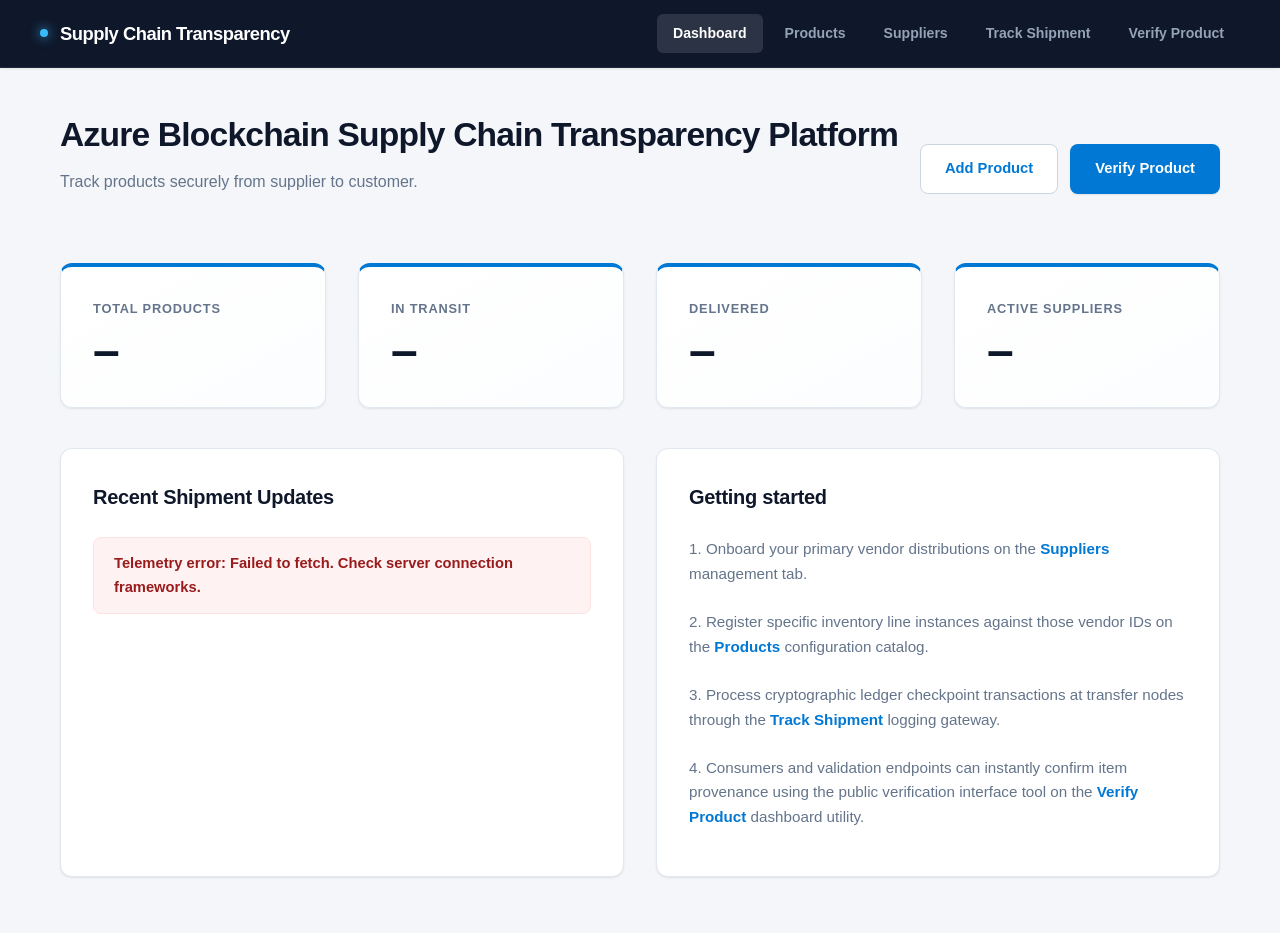
<file: frontend/index.html>
<!DOCTYPE html>
<html lang="en">
<head>
  <meta charset="UTF-8">
  <meta name="viewport" content="width=device-width, initial-scale=1.0">
  <title>Dashboard | Supply Chain Transparency Platform</title>
  <link rel="stylesheet" href="css/style.css">
</head>
<body>

  <!-- Top Navigation Header Bar -->
  <header class="topnav">
    <div class="brand"><span class="dot"></span> Supply Chain Transparency</div>
    <nav>
      <a href="index.html" class="active">Dashboard</a>
      <a href="products.html">Products</a>
      <a href="suppliers.html">Suppliers</a>
      <a href="track.html">Track Shipment</a>
      <a href="verify.html">Verify Product</a>
    </nav>
  </header>

  <!-- Main Content Layout Framework -->
  <main class="page">
    
    <!-- Title Block Combined with Right-Aligned Platform Actions -->
    <div class="dashboard-header-flex">
      <div class="page-header">
        <h1>Azure Blockchain Supply Chain Transparency Platform</h1>
        <p>Track products securely from supplier to customer.</p>
      </div>
      <div class="dashboard-action-buttons">
        <a href="products.html" class="btn btn-secondary-outline">Add Product</a>
        <a href="verify.html" class="btn">Verify Product</a>
      </div>
    </div>

    <!-- 4-Column Balanced Stats Row Layout -->
    <div class="grid grid-4" style="margin-bottom: 24px;">
      <div class="card stat-card">
        <div class="value" id="statProducts">–</div>
        <div class="label">Total Products</div>
      </div>
      <div class="card stat-card">
        <div class="value" id="statTransit">–</div>
        <div class="label">In Transit</div>
      </div>
      <div class="card stat-card">
        <div class="value" id="statDelivered">–</div>
        <div class="label">Delivered</div>
      </div>
      <div class="card stat-card">
        <div class="value" id="statSuppliers">–</div>
        <div class="label">Active Suppliers</div>
      </div>
    </div>

    <!-- Lower Panels Split View -->
    <div class="grid grid-2">
      <div class="card">
        <h2>Recent Shipment Updates</h2>
        <div id="recentProducts">
          <p class="empty-state">Loading ledger telemetry updates...</p>
        </div>
      </div>
      
      <div class="card">
        <h2>Getting started</h2>
        <p style="color: var(--text-muted); font-size: 0.95rem; margin-top: 0; line-height: 1.6;">
          1. Onboard your primary vendor distributions on the <a href="suppliers.html">Suppliers</a> management tab.<br><br>
          2. Register specific inventory line instances against those vendor IDs on the <a href="products.html">Products</a> configuration catalog.<br><br>
          3. Process cryptographic ledger checkpoint transactions at transfer nodes through the <a href="track.html">Track Shipment</a> logging gateway.<br><br>
          4. Consumers and validation endpoints can instantly confirm item provenance using the public verification interface tool on the <a href="verify.html">Verify Product</a> dashboard utility.
        </p>
      </div>
    </div>
  </main>

  <!-- Core JavaScript Framework Drivers -->
  <script src="js/config.js"></script>
  <script src="js/api.js"></script>
  <script>
    function statusBadgeClass(status) {
      const s = (status || "").toLowerCase();
      if (s === "delivered") return "badge-success";
      if (s === "in transit") return "badge-info";
      return "badge-secondary";
    }

    async function loadDashboard() {
      const recentEl = document.getElementById("recentProducts");
      try {
        // Poll API routers concurrently
        const [productsRes, suppliersRes] = await Promise.all([
          api.get("/products"),
          api.get("/getSuppliers")
        ]);

        const products = productsRes.products || [];
        const suppliers = Array.isArray(suppliersRes) ? suppliersRes : [];
        
        // Split totals using status properties safely
        const delivered = products.filter(p => (p.Status || "").toLowerCase() === "delivered");
        const inTransit = products.filter(p => (p.Status || "").toLowerCase() === "in transit");

        // Set layout display node text content numbers
        document.getElementById("statProducts").textContent = products.length;
        document.getElementById("statTransit").textContent = inTransit.length;
        document.getElementById("statDelivered").textContent = delivered.length;
        document.getElementById("statSuppliers").textContent = suppliers.length;

        if (products.length === 0) {
          recentEl.innerHTML = `<p class="empty-state">No tracking units registered. Create products to display logs.</p>`;
          return;
        }

        // Build data presentation row matrices checking for explicit fallback handles
        const rows = products.slice(0, 5).map(p => `
          <tr>
            <td class="mono">${p.ProductId || "—"}</td>
            <td style="font-weight: 600;">${p.ProductName || p.Name || "Unnamed Product"}</td>
            <td><span class="badge ${statusBadgeClass(p.Status)}">${p.Status || "Registered"}</span></td>
          </tr>
        `).join("");

        recentEl.innerHTML = `
          <table>
            <thead>
              <tr>
                <th>Product ID</th>
                <th>Product Name</th>
                <th>Status</th>
              </tr>
            </thead>
            <tbody>${rows}</tbody>
          </table>
        `;
      } catch (err) {
        console.error(err);
        recentEl.innerHTML = `<div class="notice notice-error">Telemetry error: ${err.message || '404'}. Check server connection frameworks.</div>`;
        document.getElementById("statProducts").textContent = "–";
        document.getElementById("statTransit").textContent = "–";
        document.getElementById("statDelivered").textContent = "–";
        document.getElementById("statSuppliers").textContent = "–";
      }
    }

    loadDashboard();
  </script>
</body>
</html>
</file>
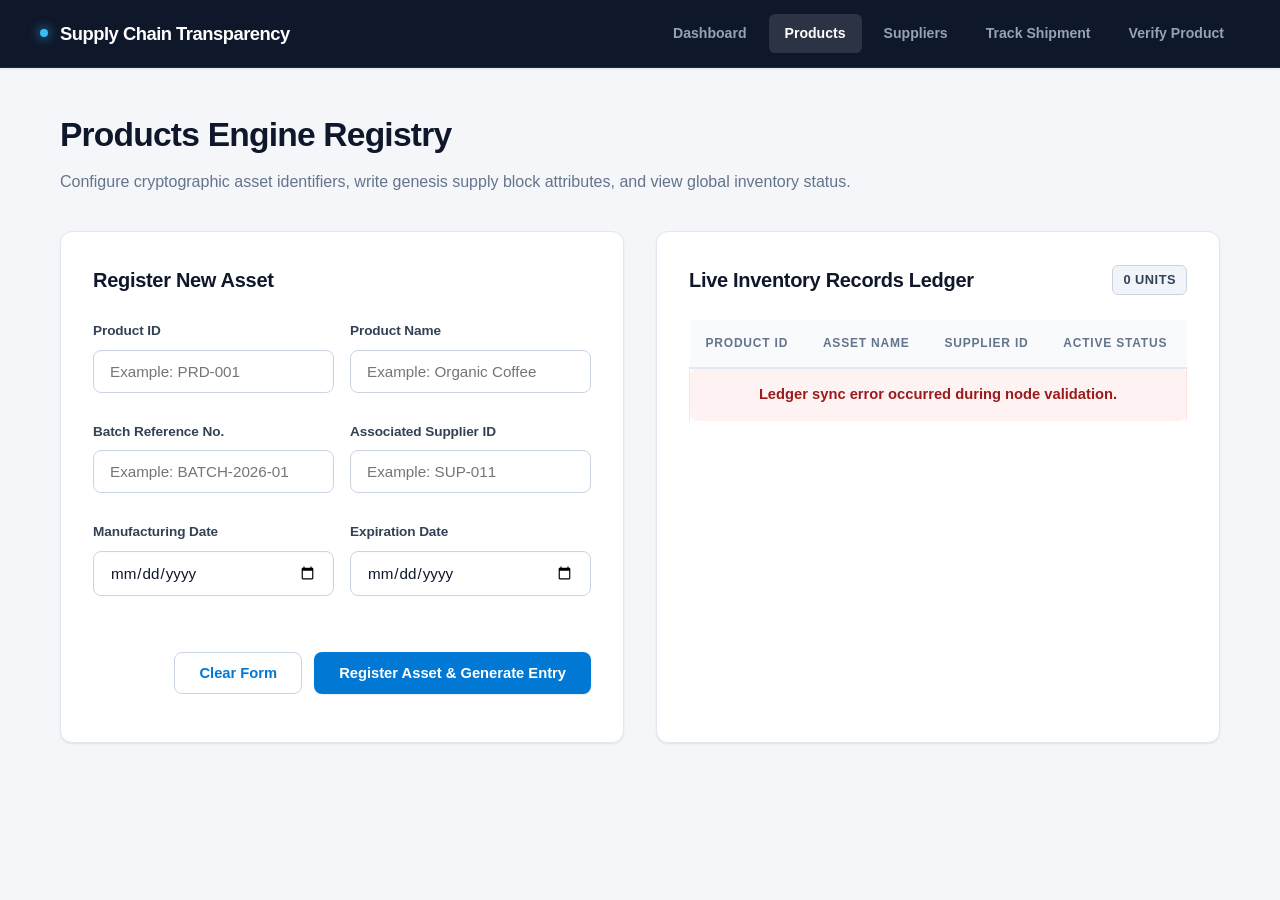
<file: frontend/products.html>
<!DOCTYPE html>
<html lang="en">
<head>
  <meta charset="UTF-8">
  <meta name="viewport" content="width=device-width, initial-scale=1.0">
  <title>Products Management | Supply Chain Transparency Platform</title>
  <link rel="stylesheet" href="css/style.css">
</head>
<body>

  <!-- Top Navigation Header Bar -->
  <header class="topnav">
    <div class="brand"><span class="dot"></span> Supply Chain Transparency</div>
    <nav>
      <a href="index.html">Dashboard</a>
      <a href="products.html" class="active">Products</a>
      <a href="suppliers.html">Suppliers</a>
      <a href="track.html">Track Shipment</a>
      <a href="verify.html">Verify Product</a>
    </nav>
  </header>

  <!-- Main Content Layout Framework -->
  <main class="page">
    
    <div class="page-header">
      <h1>Products Engine Registry</h1>
      <p>Configure cryptographic asset identifiers, write genesis supply block attributes, and view global inventory status.</p>
    </div>

    <!-- Layout Grid Configured for Multi-Column Split Frameworks -->
    <div class="grid grid-2">
      
      <!-- Panel 1: Advanced Multicolumn Registration Interface Form -->
      <div class="card">
        <h2>Register New Asset</h2>
        <form id="addProductForm" onsubmit="handleProductRegistration(event)">
          
          <!-- Structured Form Property Rows Split Grid -->
          <div style="display: grid; grid-template-columns: 1fr 1fr; gap: 16px;">
            <div class="form-group">
              <label for="productId">Product ID</label>
              <input type="text" id="productId" placeholder="Example: PRD-001" required>
            </div>

            <div class="form-group">
              <label for="productName">Product Name</label>
              <input type="text" id="productName" placeholder="Example: Organic Coffee" required>
            </div>
          </div>

          <div style="display: grid; grid-template-columns: 1fr 1fr; gap: 16px; margin-top: 4px;">
            <div class="form-group">
              <label for="batchNumber">Batch Reference No.</label>
              <input type="text" id="batchNumber" placeholder="Example: BATCH-2026-01" required>
            </div>

            <div class="form-group">
              <label for="supplierId">Associated Supplier ID</label>
              <input type="text" id="supplierId" placeholder="Example: SUP-011" required>
            </div>
          </div>

          <div style="display: grid; grid-template-columns: 1fr 1fr; gap: 16px; margin-top: 4px;">
            <div class="form-group">
              <label for="manufacturingDate">Manufacturing Date</label>
              <input type="date" id="manufacturingDate" required>
            </div>

            <div class="form-group">
              <label for="expiryDate">Expiration Date</label>
              <input type="date" id="expiryDate" required>
            </div>
          </div>

          <!-- Dynamic Interactivity Controls Panel -->
          <div style="margin-top: 16px; display: flex; justify-content: flex-end; gap: 12px; border-top: 1px solid var(--border-light); padding-top: 16px;">
            <button type="button" class="btn btn-secondary-outline" onclick="document.getElementById('addProductForm').reset()">Clear Form</button>
            <button type="submit" class="btn">Register Asset & Generate Entry</button>
          </div>
        </form>
        <div id="formFeedback" style="margin-top: 16px;"></div>
      </div>

      <!-- Panel 2: Interactive Real-Time Data Catalog Grid -->
      <div class="card" style="display: flex; flex-direction: column;">
        <div style="display: flex; justify-content: space-between; align-items: center; margin-bottom: 16px;">
          <h2 style="margin-bottom: 0;">Live Inventory Records Ledger</h2>
          <span id="catalogCount" class="badge badge-secondary" style="font-size: 0.8rem; padding: 4px 10px;">0 Units</span>
        </div>
        
        <div style="overflow-x: auto; flex-grow: 1;">
          <table id="productsCatalogTable">
            <thead>
              <tr>
                <th>Product ID</th>
                <th>Asset Name</th>
                <th>Supplier ID</th>
                <th>Active Status</th>
              </tr>
            </thead>
            <tbody id="productsCatalogList">
              <tr>
                <td colspan="4" class="empty-state">Loading registered assets...</td>
              </tr>
            </tbody>
          </table>
        </div>
      </div>

    </div>
  </main>

  <!-- Core Script Architectures -->
  <script src="js/config.js"></script>
  <script src="js/api.js"></script>
  <script>
    function statusBadgeClass(status) {
      const s = (status || "").toLowerCase();
      if (s === "delivered") return "badge-success";
      if (s === "in transit") return "badge-info";
      return "badge-secondary";
    }

    // Dynamic catalog fetching schema processing logic
    async function fetchProductsCatalog() {
      const catalogList = document.getElementById("productsCatalogList");
      const counterNode = document.getElementById("catalogCount");
      try {
        const response = await api.get("/products");
        const products = response.products || [];

        counterNode.textContent = `${products.length} Units`;

        if (products.length === 0) {
          catalogList.innerHTML = `<tr><td colspan="4" class="empty-state">No recorded units detected within active nodes.</td></tr>`;
          return;
        }

        // Mapping row telemetry models with cursor point interactive hooks
        catalogList.innerHTML = products.map(p => `
          <tr onclick="window.location.href='verify.html?id=${p.ProductId || p.id}'" style="cursor: pointer;" title="Click to inspect validation ledger hashes">
            <td class="mono" style="color: var(--primary-blue); font-weight: 600;">${p.ProductId || p.id}</td>
            <td style="font-weight: 600;">${p.ProductName || p.Name || "Unnamed Asset"}</td>
            <td class="mono">${p.SupplierId || "—"}</td>
            <td><span class="badge ${statusBadgeClass(p.Status)}">${p.Status || "Manufactured"}</span></td>
          </tr>
        `).join("");

      } catch (error) {
        console.error(error);
        catalogList.innerHTML = `<tr><td colspan="4" class="notice-error" style="display: table-cell; text-align: center;">Ledger sync error occurred during node validation.</td></tr>`;
      }
    }

    // Intercept event payload loop configurations
    async function handleProductRegistration(event) {
      event.preventDefault();
      const feedback = document.getElementById("formFeedback");
      
      const payload = {
        productId: document.getElementById("productId").value.trim(),
        productName: document.getElementById("productName").value.trim(),
        batchNumber: document.getElementById("batchNumber").value.trim(),
        supplierId: document.getElementById("supplierId").value.trim(),
        manufacturingDate: document.getElementById("manufacturingDate").value.trim(),
        expiryDate: document.getElementById("expiryDate").value.trim()
      };

      feedback.innerHTML = '<div style="color: var(--text-muted); font-size: 0.9rem;">Hashing parameters and writing ledger transactional index...</div>';

      try {
        const response = await api.post("/products", payload);
        
        if (response.success) {
          feedback.innerHTML = `<div class="badge badge-success" style="display: block; text-align: center; padding: 10px; font-weight:600;">Block Entry Validated & Written Successfully!</div>`;
          document.getElementById("addProductForm").reset();
          await fetchProductsCatalog();
        } else {
          feedback.innerHTML = `<div class="notice-error">${response.message || "Failed to finalize database write lifecycle."}</div>`;
        }
      } catch (error) {
        console.error(error);
        feedback.innerHTML = `<div class="notice-error">Transaction write drop error: ${error.message}</div>`;
      }
    }

    document.addEventListener("DOMContentLoaded", fetchProductsCatalog);
  </script>
</body>
</html>
</file>
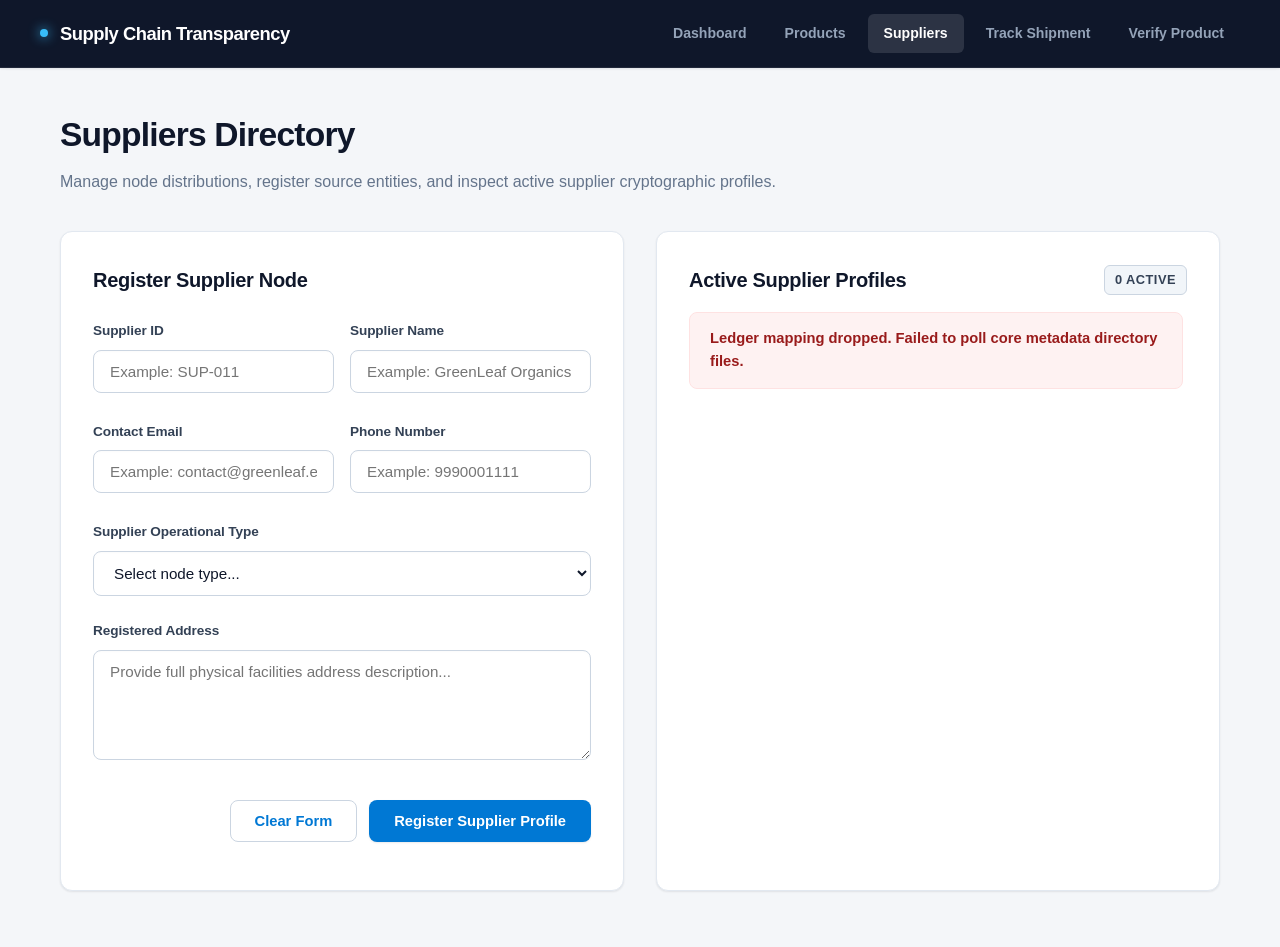
<file: frontend/suppliers.html>
<!DOCTYPE html>
<html lang="en">
<head>
  <meta charset="UTF-8">
  <meta name="viewport" content="width=device-width, initial-scale=1.0">
  <title>Suppliers Management | Supply Chain Transparency Platform</title>
  <link rel="stylesheet" href="css/style.css">
</head>
<body>

  <!-- Top Navigation Header Bar -->
  <header class="topnav">
    <div class="brand"><span class="dot"></span> Supply Chain Transparency</div>
    <nav>
      <a href="index.html">Dashboard</a>
      <a href="products.html">Products</a>
      <a href="suppliers.html" class="active">Suppliers</a>
      <a href="track.html">Track Shipment</a>
      <a href="verify.html">Verify Product</a>
    </nav>
  </header>

  <!-- Main Content Layout Framework -->
  <main class="page">
    
    <div class="page-header">
      <h1>Suppliers Directory</h1>
      <p>Manage node distributions, register source entities, and inspect active supplier cryptographic profiles.</p>
    </div>

    <!-- Layout Grid Configured for Multi-Column Split Frameworks -->
    <div class="grid grid-2">
      
      <!-- Panel 1: Advanced Multicolumn Supplier Registration Interface Form -->
      <div class="card">
        <h2>Register Supplier Node</h2>
        <form id="addSupplierForm" onsubmit="handleSupplierRegistration(event)">
          
          <!-- Structured Form Property Rows Split Grid -->
          <div style="display: grid; grid-template-columns: 1fr 1fr; gap: 16px;">
            <div class="form-group">
              <label for="supplierId">Supplier ID</label>
              <input type="text" id="supplierId" placeholder="Example: SUP-011" required>
            </div>

            <div class="form-group">
              <label for="supplierName">Supplier Name</label>
              <input type="text" id="supplierName" placeholder="Example: GreenLeaf Organics" required>
            </div>
          </div>

          <div style="display: grid; grid-template-columns: 1fr 1fr; gap: 16px; margin-top: 4px;">
            <div class="form-group">
              <label for="email">Contact Email</label>
              <input type="email" id="email" placeholder="Example: contact@greenleaf.example" required>
            </div>

            <div class="form-group">
              <label for="phone">Phone Number</label>
              <input type="tel" id="phone" placeholder="Example: 9990001111" required>
            </div>
          </div>

          <div class="form-group" style="margin-top: 4px;">
            <label for="supplierType">Supplier Operational Type</label>
            <select id="supplierType" required>
              <option value="" disabled selected>Select node type...</option>
              <option value="Manufacturer">Manufacturer</option>
              <option value="Distributor">Distributor</option>
              <option value="Logistics Partner">Logistics Partner</option>
              <option value="Raw Material Supplier">Raw Material Supplier</option>
            </select>
          </div>

          <div class="form-group" style="margin-top: 4px;">
            <label for="address">Registered Address</label>
            <textarea id="address" placeholder="Provide full physical facilities address description..." required></textarea>
          </div>

          <!-- Action Controls Panel -->
          <div style="margin-top: 16px; display: flex; justify-content: flex-end; gap: 12px; border-top: 1px solid var(--border-light); padding-top: 16px;">
            <button type="button" class="btn btn-secondary-outline" onclick="document.getElementById('addSupplierForm').reset()">Clear Form</button>
            <button type="submit" class="btn">Register Supplier Profile</button>
          </div>
        </form>
        <div id="formFeedback" style="margin-top: 16px;"></div>
      </div>

      <!-- Panel 2: Polished Dynamic Supplier Directory Cards Panel -->
      <div class="card" style="display: flex; flex-direction: column;">
        <div style="display: flex; justify-content: space-between; align-items: center; margin-bottom: 16px;">
          <h2 style="margin-bottom: 0;">Active Supplier Profiles</h2>
          <span id="supplierCount" class="badge badge-secondary" style="font-size: 0.8rem; padding: 4px 10px;">0 Active</span>
        </div>
        
        <!-- Scrollable list view container for professional grid layout profiles -->
        <div id="suppliersCatalogContainer" style="overflow-y: auto; max-height: 600px; padding-right: 4px; display: flex; flex-direction: column; gap: 16px;">
          <div class="empty-state">Loading active distribution networks...</div>
        </div>
      </div>

    </div>
  </main>

  <!-- Core Script Architectures -->
  <script src="js/config.js"></script>
  <script src="js/api.js"></script>
  <script>
    // Direct match handling with your unique JSON array payload from getSuppliers
    async function fetchSuppliersDirectory() {
      const displayContainer = document.getElementById("suppliersCatalogContainer");
      const counterNode = document.getElementById("supplierCount");
      
      try {
        const response = await api.get("/getSuppliers");
        
        // Safety switch handling direct recordset array mapping layouts
        const suppliers = Array.isArray(response) ? response : [];
        counterNode.textContent = `${suppliers.length} Active`;

        if (suppliers.length === 0) {
          displayContainer.innerHTML = `<div class="empty-state">No registered supplier channels active in current network clusters.</div>`;
          return;
        }

        // Generate clean structural metadata profile components matching your second dashboard reference style
        displayContainer.innerHTML = suppliers.map(s => `
          <div class="card" style="margin-bottom: 0; padding: 20px; border-left: 4px solid var(--primary-blue); background-color: #fafbfc;">
            <div style="display: flex; justify-content: space-between; align-items: flex-start; margin-bottom: 12px;">
              <h3 style="margin: 0; font-size: 1.1rem; font-weight: 700; color: #0f172a;">${s.SupplierName || "Unnamed Vendor"}</h3>
              <span class="badge badge-info" style="font-size: 0.7rem;">${s.SupplierType || "Node Vendor"}</span>
            </div>
            
            <div class="supplier-item-meta">
              <div><span class="label-meta">ID:</span> <span class="mono">${s.SupplierId || s.id || "—"}</span></div>
              <div><span class="label-meta">Email:</span> <span>${s.Email || "—"}</span></div>
              <div><span class="label-meta">Phone:</span> <span>${s.Phone || "—"}</span></div>
              <div><span class="label-meta">Address:</span> <span style="font-style: italic; color: #334155;">${s.Address || "—"}</span></div>
            </div>
          </div>
        `).join("");

      } catch (error) {
        console.error(error);
        displayContainer.innerHTML = `<div class="notice-error">Ledger mapping dropped. Failed to poll core metadata directory files.</div>`;
      }
    }

    // Capture standard form collection and post block payload structures safely
    async function handleSupplierRegistration(event) {
      event.preventDefault();
      const feedback = document.getElementById("formFeedback");
      
      const payload = {
        supplierId: document.getElementById("supplierId").value.trim(),
        supplierName: document.getElementById("supplierName").value.trim(),
        email: document.getElementById("email").value.trim(),
        phone: document.getElementById("phone").value.trim(),
        supplierType: document.getElementById("supplierType").value,
        address: document.getElementById("address").value.trim()
      };

      feedback.innerHTML = '<div style="color: var(--text-muted); font-size: 0.9rem;">Adding partner record block to database routing paths...</div>';

      try {
        // Direct integration alignment: links up cleanly with the addSupplier POST route mapping
        const response = await api.post("/addSupplier", payload);
        
        if (response.success) {
          feedback.innerHTML = `<div class="badge badge-success" style="display: block; text-align: center; padding: 10px; font-weight:600;">✅ Supplier Node Profile Successfully Recorded!</div>`;
          document.getElementById("addSupplierForm").reset();
          await fetchSuppliersDirectory();
        } else {
          feedback.innerHTML = `<div class="notice-error">${response.message || "Failed to finalize database record configuration life cycle."}</div>`;
        }
      } catch (error) {
        console.error(error);
        feedback.innerHTML = `<div class="notice-error">Transaction write drop error: ${error.message}</div>`;
      }
    }

    document.addEventListener("DOMContentLoaded", fetchSuppliersDirectory);
  </script>
</body>
</html>
</file>
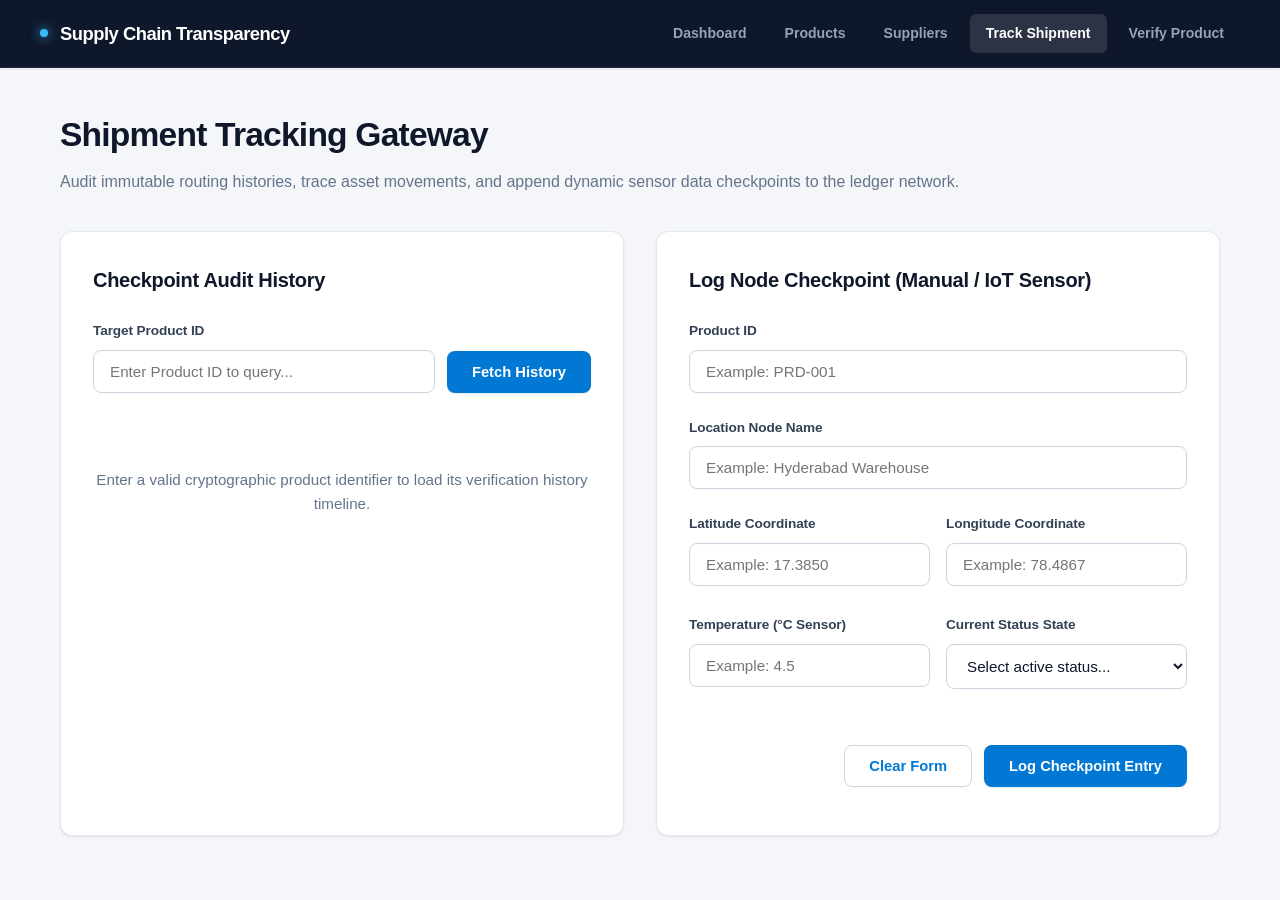
<file: frontend/track.html>
<!DOCTYPE html>
<html lang="en">
<head>
  <meta charset="UTF-8">
  <meta name="viewport" content="width=device-width, initial-scale=1.0">
  <title>Track Shipment | Supply Chain Transparency Platform</title>
  <link rel="stylesheet" href="css/style.css">
  <style>
    /* Timeline Visual Components Design Overrides */
    .timeline-container {
      position: relative;
      margin-top: 24px;
      padding-left: 24px;
      border-left: 2px solid var(--border-light);
    }
    .timeline-item {
      position: relative;
      margin-bottom: 24px;
    }
    .timeline-item:last-child {
      margin-bottom: 0;
    }
    .timeline-marker {
      position: absolute;
      left: -31px;
      top: 4px;
      width: 12px;
      height: 12px;
      border-radius: 50%;
      background-color: var(--primary-blue);
      border: 2px solid var(--bg-surface);
      box-shadow: 0 0 0 2px var(--primary-blue);
    }
    .timeline-item.delivered .timeline-marker {
      background-color: var(--status-delivered-text);
      box-shadow: 0 0 0 2px #bbf7d0;
    }
    .timeline-content {
      background-color: #fafbfc;
      border: 1px solid var(--border-light);
      border-radius: 8px;
      padding: 16px;
    }
  </style>
</head>
<body>

  <!-- Top Navigation Header Bar -->
  <header class="topnav">
    <div class="brand"><span class="dot"></span> Supply Chain Transparency</div>
    <nav>
      <a href="index.html">Dashboard</a>
      <a href="products.html">Products</a>
      <a href="suppliers.html">Suppliers</a>
      <a href="track.html" class="active">Track Shipment</a>
      <a href="verify.html">Verify Product</a>
    </nav>
  </header>

  <!-- Main Content Layout Framework -->
  <main class="page">
    
    <div class="page-header">
      <h1>Shipment Tracking Gateway</h1>
      <p>Audit immutable routing histories, trace asset movements, and append dynamic sensor data checkpoints to the ledger network.</p>
    </div>

    <!-- Layout Grid Configured for Multi-Column Split Frameworks -->
    <div class="grid grid-2">
      
      <!-- Column 1: Asset Lookup & Sleek Cryptographic Journey Timeline -->
      <div class="card" style="display: flex; flex-direction: column;">
        <h2>Checkpoint Audit History</h2>
        
        <!-- Search Input Bar -->
        <form id="trackSearchForm" onsubmit="handleTrackingLookup(event)">
          <div style="display: flex; gap: 12px; align-items: flex-end;">
            <div class="form-group" style="margin-bottom: 0; flex-grow: 1;">
              <label for="searchProductId">Target Product ID</label>
              <input type="text" id="searchProductId" placeholder="Enter Product ID to query..." required>
            </div>
            <button type="submit" class="btn" style="height: 42px;">Fetch History</button>
          </div>
        </form>

        <!-- Dynamic Timeline Output Target -->
        <div id="trackingTimelineTarget" style="margin-top: 20px; flex-grow: 1;">
          <p class="empty-state">Enter a valid cryptographic product identifier to load its verification history timeline.</p>
        </div>
      </div>

      <!-- Column 2: Advanced Manual Checkpoint / IoT Simulated Sensor Input Form -->
      <div class="card">
        <h2>Log Node Checkpoint (Manual / IoT Sensor)</h2>
        <form id="addCheckpointForm" onsubmit="handleCheckpointSubmission(event)">
          
          <div class="form-group">
            <label for="productId">Product ID</label>
            <input type="text" id="productId" placeholder="Example: PRD-001" required>
          </div>

          <div class="form-group" style="margin-top: 4px;">
            <label for="location">Location Node Name</label>
            <input type="text" id="location" placeholder="Example: Hyderabad Warehouse" required>
          </div>

          <!-- Grid Row for Coordinates Grid Alignment -->
          <div style="display: grid; grid-template-columns: 1fr 1fr; gap: 16px; margin-top: 4px;">
            <div class="form-group">
              <label for="latitude">Latitude Coordinate</label>
              <input type="text" id="latitude" placeholder="Example: 17.3850">
            </div>

            <div class="form-group">
              <label for="longitude">Longitude Coordinate</label>
              <input type="text" id="longitude" placeholder="Example: 78.4867">
            </div>
          </div>

          <!-- Sensor reading parameter configuration -->
          <div style="display: grid; grid-template-columns: 1fr 1fr; gap: 16px; margin-top: 4px;">
            <div class="form-group">
              <label for="temperature">Temperature (°C Sensor)</label>
              <input type="text" id="temperature" placeholder="Example: 4.5">
            </div>

            <div class="form-group">
              <label for="status">Current Status State</label>
              <select id="status" required>
                <option value="" disabled selected>Select active status...</option>
                <option value="Packed">Packed</option>
                <option value="In Transit">In Transit</option>
                <option value="Delivered">Delivered</option>
              </select>
            </div>
          </div>

          <!-- Action Controls Panel -->
          <div style="margin-top: 16px; display: flex; justify-content: flex-end; gap: 12px; border-top: 1px solid var(--border-light); padding-top: 16px;">
            <button type="button" class="btn btn-secondary-outline" onclick="document.getElementById('addCheckpointForm').reset()">Clear Form</button>
            <button type="submit" class="btn">Log Checkpoint Entry</button>
          </div>
        </form>
        <div id="formFeedback" style="margin-top: 16px;"></div>
      </div>

    </div>
  </main>

  <!-- Core Script Architectures -->
  <script src="js/config.js"></script>
  <script src="js/api.js"></script>
  <script>
    // Safe Status badge utility layout calculator
    function statusBadgeClass(status) {
      const s = (status || "").toLowerCase();
      if (s === "delivered") return "badge-success";
      if (s === "in transit") return "badge-info";
      return "badge-secondary";
    }

    // Interactive safe journey lookup pipeline matching backend route specs
    async function handleTrackingLookup(event) {
      if (event) event.preventDefault();
      const productId = document.getElementById("searchProductId").value.trim();
      const timelineTarget = document.getElementById("trackingTimelineTarget");

      if (!productId) return;
      timelineTarget.innerHTML = '<div class="empty-state">Polling ledger block historical indices...</div>';

      try {
        // Direct integration alignment: reads the specific shipment events history route path
        const response = await api.get(`/shipments/${productId}`);
        const events = response.events || [];

        if (events.length === 0) {
          timelineTarget.innerHTML = `<div class="empty-state">No block checkpoints tracked yet for identifier: <strong class="mono">${productId}</strong></div>`;
          return;
        }

        // Generate clean structural chronological layout list components matching your design style
        const items = events.map(ev => {
          const isDelivered = (ev.Status || "").toLowerCase() === 'delivered';
          const formattedTime = ev.RecordedAt ? new Date(ev.RecordedAt).toLocaleString() : 'Timestamp unavailable';
          
          return `
            <div class="timeline-item ${isDelivered ? 'delivered' : ''}">
              <div class="timeline-marker"></div>
              <div class="timeline-content">
                <div style="display: flex; justify-content: space-between; align-items: flex-start; margin-bottom: 8px;">
                  <strong style="font-size: 1rem; color: #0f172a;">${ev.Location || "Unspecified Node Location"}</strong>
                  <span class="badge ${statusBadgeClass(ev.Status)}">${ev.Status || "Tracked"}</span>
                </div>
                <div class="supplier-item-meta" style="margin-top: 4px; font-size: 0.85rem;">
                  <div><span class="label-meta" style="min-width: 90px;">Coordinates:</span> <span>Lat: ${ev.Latitude || 'N/A'} | Lon: ${ev.Longitude || 'N/A'}</span></div>
                  <div><span class="label-meta" style="min-width: 90px;">Temperature:</span> <span style="font-weight: 600; color: #334155;">${ev.Temperature != null ? ev.Temperature + ' °C' : 'N/A'}</span></div>
                  <div><span class="label-meta" style="min-width: 90px;">Ledger Sync:</span> <span class="mono" style="font-size: 0.75rem;">${formattedTime}</span></div>
                </div>
              </div>
            </div>
          `;
        }).join("");

        timelineTarget.innerHTML = `<div class="timeline-container">${items}</div>`;

      } catch (error) {
        console.error(error);
        timelineTarget.innerHTML = `<div class="notice-error">Validation query dropped: ${error.message || '404'}. Check endpoint settings.</div>`;
      }
    }

    // Intercept standard checkpoint form compilation payload loops safely
    async function handleCheckpointSubmission(event) {
      event.preventDefault();
      const feedback = document.getElementById("formFeedback");
      const targetId = document.getElementById("productId").value.trim();
      
      const payload = {
        productId: targetId,
        location: document.getElementById("location").value.trim(),
        latitude: document.getElementById("latitude").value ? parseFloat(document.getElementById("latitude").value) : null,
        longitude: document.getElementById("longitude").value ? parseFloat(document.getElementById("longitude").value) : null,
        temperature: document.getElementById("temperature").value ? parseFloat(document.getElementById("temperature").value) : null,
        status: document.getElementById("status").value
      };

      feedback.innerHTML = '<div style="color: var(--text-muted); font-size: 0.9rem;">Appending transaction block state...</div>';

      try {
        // Direct integration alignment: hooks cleanly with your addShipmentEvent POST router path
        const response = await api.post("/shipments", payload);
        
        if (response.success) {
          feedback.innerHTML = `<div class="badge badge-success" style="display: block; text-align: center; padding: 10px; font-weight:600;">✅ Transaction Block Validated & Written!</div>`;
          
          // Seed search tracking bar with the active target block item to show live update timeline instantly
          document.getElementById("searchProductId").value = targetId;
          await handleTrackingLookup();
          
          document.getElementById("addCheckpointForm").reset();
        } else {
          feedback.innerHTML = `<div class="notice-error">${response.message || "Failed to commit record entry."}</div>`;
        }
      } catch (error) {
        console.error(error);
        feedback.innerHTML = `<div class="notice-error">Transaction write drop error: ${error.message}</div>`;
      }
    }

    // URL parameter parsing initialization runner support
    document.addEventListener("DOMContentLoaded", () => {
      const urlParams = new URLSearchParams(window.location.search);
      const idParam = urlParams.get('id');
      if (idParam) {
        document.getElementById("searchProductId").value = idParam;
        handleTrackingLookup();
      }
    });
  </script>
</body>
</html>
</file>
<file: frontend/css/style.css>
:root {
  /* Premium Light Slate Palette */
  --bg-app: #f4f6f9;
  --bg-surface: #ffffff;
  --text-main: #0f172a;
  --text-muted: #64748b;
  --border-subtle: #e2e8f0;
  
  /* Modern Azure Corporate Branding Accent */
  --primary-blue: #0078d4;
  --primary-blue-hover: #005a9e;
  --primary-blue-light: rgba(0, 120, 212, 0.08);
  
  /* High-Contrast Professional Status Colors */
  --status-transit-bg: #fef3c7;
  --status-transit-text: #92400e;
  --status-transit-border: #fde68a;
  
  --status-delivered-bg: #d1fae5;
  --status-delivered-text: #065f46;
  --status-delivered-border: #a7f3d0;
  
  --status-packed-bg: #f1f5f9;
  --status-packed-text: #334155;
  --status-packed-border: #cbd5e1;

  /* Sophisticated Soft Depth Shadows */
  --shadow-sm: 0 1px 3px rgba(15, 23, 42, 0.03), 0 1px 2px rgba(15, 23, 42, 0.06);
  --shadow-md: 0 4px 6px -1px rgba(15, 23, 42, 0.05), 0 2px 4px -2px rgba(15, 23, 42, 0.05);
  --shadow-lg: 0 10px 25px -5px rgba(15, 23, 42, 0.04), 0 8px 10px -6px rgba(15, 23, 42, 0.04);
}

/* Global System Architecture Resets */
* {
  box-sizing: border-box;
  transition: background-color 0.2s ease, border-color 0.2s ease, box-shadow 0.2s ease;
}

body {
  background-color: var(--bg-app);
  color: var(--text-main);
  font-family: -apple-system, BlinkMacSystemFont, "Segoe UI", Roboto, Helvetica, Arial, sans-serif;
  margin: 0;
  padding: 0;
  line-height: 1.6;
  -webkit-font-smoothing: antialiased;
}

/* Premium Top Navigation Header */
.topnav {
  background-color: #0f172a;
  padding: 14px 40px;
  display: flex;
  justify-content: space-between;
  align-items: center;
  border-bottom: 1px solid rgba(255, 255, 255, 0.08);
  box-shadow: var(--shadow-sm);
  position: sticky;
  top: 0;
  z-index: 100;
}

.topnav .brand {
  color: #ffffff;
  font-weight: 700;
  font-size: 1.15rem;
  letter-spacing: -0.5px;
  display: flex;
  align-items: center;
}

.topnav .dot {
  height: 8px;
  width: 8px;
  background-color: #38bdf8;
  border-radius: 50%;
  display: inline-block;
  margin-right: 12px;
  box-shadow: 0 0 12px #38bdf8;
}

.topnav nav {
  display: flex;
  gap: 6px;
}

.topnav nav a {
  color: #94a3b8;
  text-decoration: none;
  font-weight: 600;
  font-size: 0.88rem;
  padding: 8px 16px;
  border-radius: 6px;
  transition: all 0.2s cubic-bezier(0.4, 0, 0.2, 1);
}

.topnav nav a:hover {
  color: #ffffff;
  background-color: rgba(255, 255, 255, 0.07);
}

.topnav nav a.active {
  color: #ffffff;
  background-color: rgba(255, 255, 255, 0.12);
}

/* Page Frame Constraints */
.page {
  max-width: 1240px;
  margin: 40px auto;
  padding: 0 40px;
}

.page-header {
  margin-bottom: 36px;
}

.page-header h1 {
  font-size: 2.1rem;
  font-weight: 800;
  color: #0f172a;
  margin: 0 0 8px 0;
  letter-spacing: -0.8px;
}

.page-header p {
  color: var(--text-muted);
  margin: 0;
  font-size: 1rem;
  font-weight: 400;
}

/* Updated Flex Header Layout to Prevent Shrunk Buttons */
.dashboard-header-flex {
  display: flex;
  flex-direction: column;
  align-items: flex-start;
  margin-bottom: 32px;
  gap: 20px;
}

@media (min-width: 992px) {
  .dashboard-header-flex {
    flex-direction: row;
    justify-content: space-between;
    align-items: center;
  }
}

.dashboard-action-buttons {
  display: flex;
  gap: 12px;
  align-items: center;
  flex-wrap: wrap;
}

/* Adaptive Flex & Grid Layout Systems */
.grid {
  display: grid;
  gap: 32px;
}

.grid-4 {
  grid-template-columns: repeat(auto-fit, minmax(240px, 1fr));
}

.grid-2 {
  grid-template-columns: repeat(auto-fit, minmax(500px, 1fr));
}

/* Dignified White Surface Panels */
.card {
  background-color: var(--bg-surface);
  border-radius: 12px;
  padding: 32px;
  border: 1px solid var(--border-subtle);
  box-shadow: var(--shadow-sm);
  margin-bottom: 16px;
  transition: transform 0.22s cubic-bezier(0.4, 0, 0.2, 1), box-shadow 0.22s cubic-bezier(0.4, 0, 0.2, 1);
}

.card:hover {
  transform: translateY(-3px);
  box-shadow: var(--shadow-lg);
}

h2 {
  font-size: 1.25rem;
  margin-top: 0;
  margin-bottom: 24px;
  color: #0f172a;
  font-weight: 700;
  letter-spacing: -0.3px;
}

/* Metric Telemetry Blocks */
.stat-card {
  display: flex;
  flex-direction: column-reverse;
  justify-content: flex-end;
  gap: 8px;
  border-top: 4px solid var(--primary-blue);
  background: linear-gradient(to bottom right, #ffffff, #fcfdfe);
}

.stat-card .value {
  font-size: 3rem;
  font-weight: 800;
  color: #0f172a;
  letter-spacing: -2px;
  line-height: 1;
}

.stat-card .label {
  color: var(--text-muted);
  font-weight: 700;
  font-size: 0.8rem;
  text-transform: uppercase;
  letter-spacing: 0.8px;
}

/* Re-engineered High-End Input Form Fields */
.form-group {
  margin-bottom: 24px;
  display: flex;
  flex-direction: column;
  gap: 8px;
}

label {
  font-size: 0.85rem;
  font-weight: 700;
  color: #334155;
  letter-spacing: -0.1px;
}

input[type="text"],
input[type="email"],
input[type="tel"],
input[type="date"],
select,
textarea {
  width: 100%;
  padding: 12px 16px;
  font-size: 0.95rem;
  font-family: inherit;
  color: var(--text-main);
  background-color: #ffffff;
  border: 1px solid #cbd5e1;
  border-radius: 8px;
  outline: none;
  box-shadow: inset 0 1px 2px rgba(15, 23, 42, 0.02);
}

input:focus, select:focus, textarea:focus {
  border-color: var(--primary-blue);
  box-shadow: 0 0 0 4px var(--primary-blue-light), inset 0 1px 2px rgba(15, 23, 42, 0.02);
}

textarea {
  resize: vertical;
  min-height: 110px;
}

/* Tactile Corporate Micro-interactive Buttons */
button, .btn {
  background-color: var(--primary-blue);
  color: #ffffff;
  font-size: 0.92rem;
  font-weight: 600;
  padding: 12px 24px;
  border: 1px solid transparent;
  border-radius: 8px;
  cursor: pointer;
  display: inline-flex;
  align-items: center;
  justify-content: center;
  gap: 8px;
  box-shadow: var(--shadow-sm);
  transition: all 0.15s cubic-bezier(0.4, 0, 0.2, 1);
  text-decoration: none;
}

button:hover, .btn:hover {
  background-color: var(--primary-blue-hover);
  box-shadow: 0 4px 12px rgba(0, 120, 212, 0.2);
}

button:active, .btn:active {
  transform: scale(0.97);
}

.btn-secondary-outline {
  background-color: #ffffff;
  color: var(--primary-blue);
  border: 1px solid #cbd5e1;
  box-shadow: none;
}

.btn-secondary-outline:hover {
  background-color: var(--bg-app);
  color: var(--primary-blue-hover);
  border-color: #94a3b8;
}

/* Elegant Clean Data Presentation Tables */
table {
  width: 100%;
  border-collapse: collapse;
  margin-top: 8px;
}

th {
  text-align: left;
  padding: 14px 16px;
  background-color: #f8fafc;
  color: var(--text-muted);
  font-weight: 700;
  font-size: 0.75rem;
  text-transform: uppercase;
  letter-spacing: 0.8px;
  border-bottom: 2px solid var(--border-subtle);
}

td {
  padding: 16px 16px;
  border-bottom: 1px solid var(--border-subtle);
  color: #334155;
  font-size: 0.95rem;
}

tr:last-child td {
  border-bottom: none;
}

tr:hover td {
  background-color: #f8fafc;
}

/* Structural Metadata Item Rows for Cards */
.supplier-item-meta {
  margin-top: 12px;
  font-size: 0.92rem;
  display: grid;
  gap: 8px;
}

.supplier-item-meta div {
  display: flex;
  align-items: center;
  gap: 8px;
}

.supplier-item-meta span.label-meta {
  font-weight: 700;
  color: var(--text-muted);
  min-width: 80px;
}

/* Refined High-Contrast Status Badges */
.badge {
  display: inline-flex;
  align-items: center;
  padding: 4px 12px;
  font-size: 0.75rem;
  font-weight: 700;
  border-radius: 6px;
  text-transform: uppercase;
  letter-spacing: 0.5px;
  border: 1px solid transparent;
}

.badge-success {
  background-color: var(--status-delivered-bg);
  color: var(--status-delivered-text);
  border-color: var(--status-delivered-border);
}

.badge-info {
  background-color: var(--status-transit-bg);
  color: var(--status-transit-text);
  border-color: var(--status-transit-border);
}

.badge-secondary {
  background-color: var(--status-packed-bg);
  color: var(--status-packed-text);
  border-color: var(--status-packed-border);
}

.mono {
  font-family: ui-monospace, SFMono-Regular, Menlo, Monaco, Consolas, monospace;
  font-weight: 600;
  color: #334155;
  background-color: #f1f5f9;
  padding: 3px 8px;
  border-radius: 4px;
  font-size: 0.82rem;
  border: 1px solid #e2e8f0;
}

/* System Exception & Notification Modals */
.empty-state {
  color: var(--text-muted);
  text-align: center;
  padding: 40px 0;
  font-size: 0.95rem;
  font-weight: 500;
}

.notice-error {
  color: #991b1b;
  background-color: #fef2f2;
  padding: 14px 20px;
  border-radius: 8px;
  border: 1px solid #fee2e2;
  font-size: 0.92rem;
  font-weight: 600;
}

a {
  color: var(--primary-blue);
  text-decoration: none;
  font-weight: 600;
}

a:hover {
  color: var(--primary-blue-hover);
  text-decoration: underline;
}
</file>
